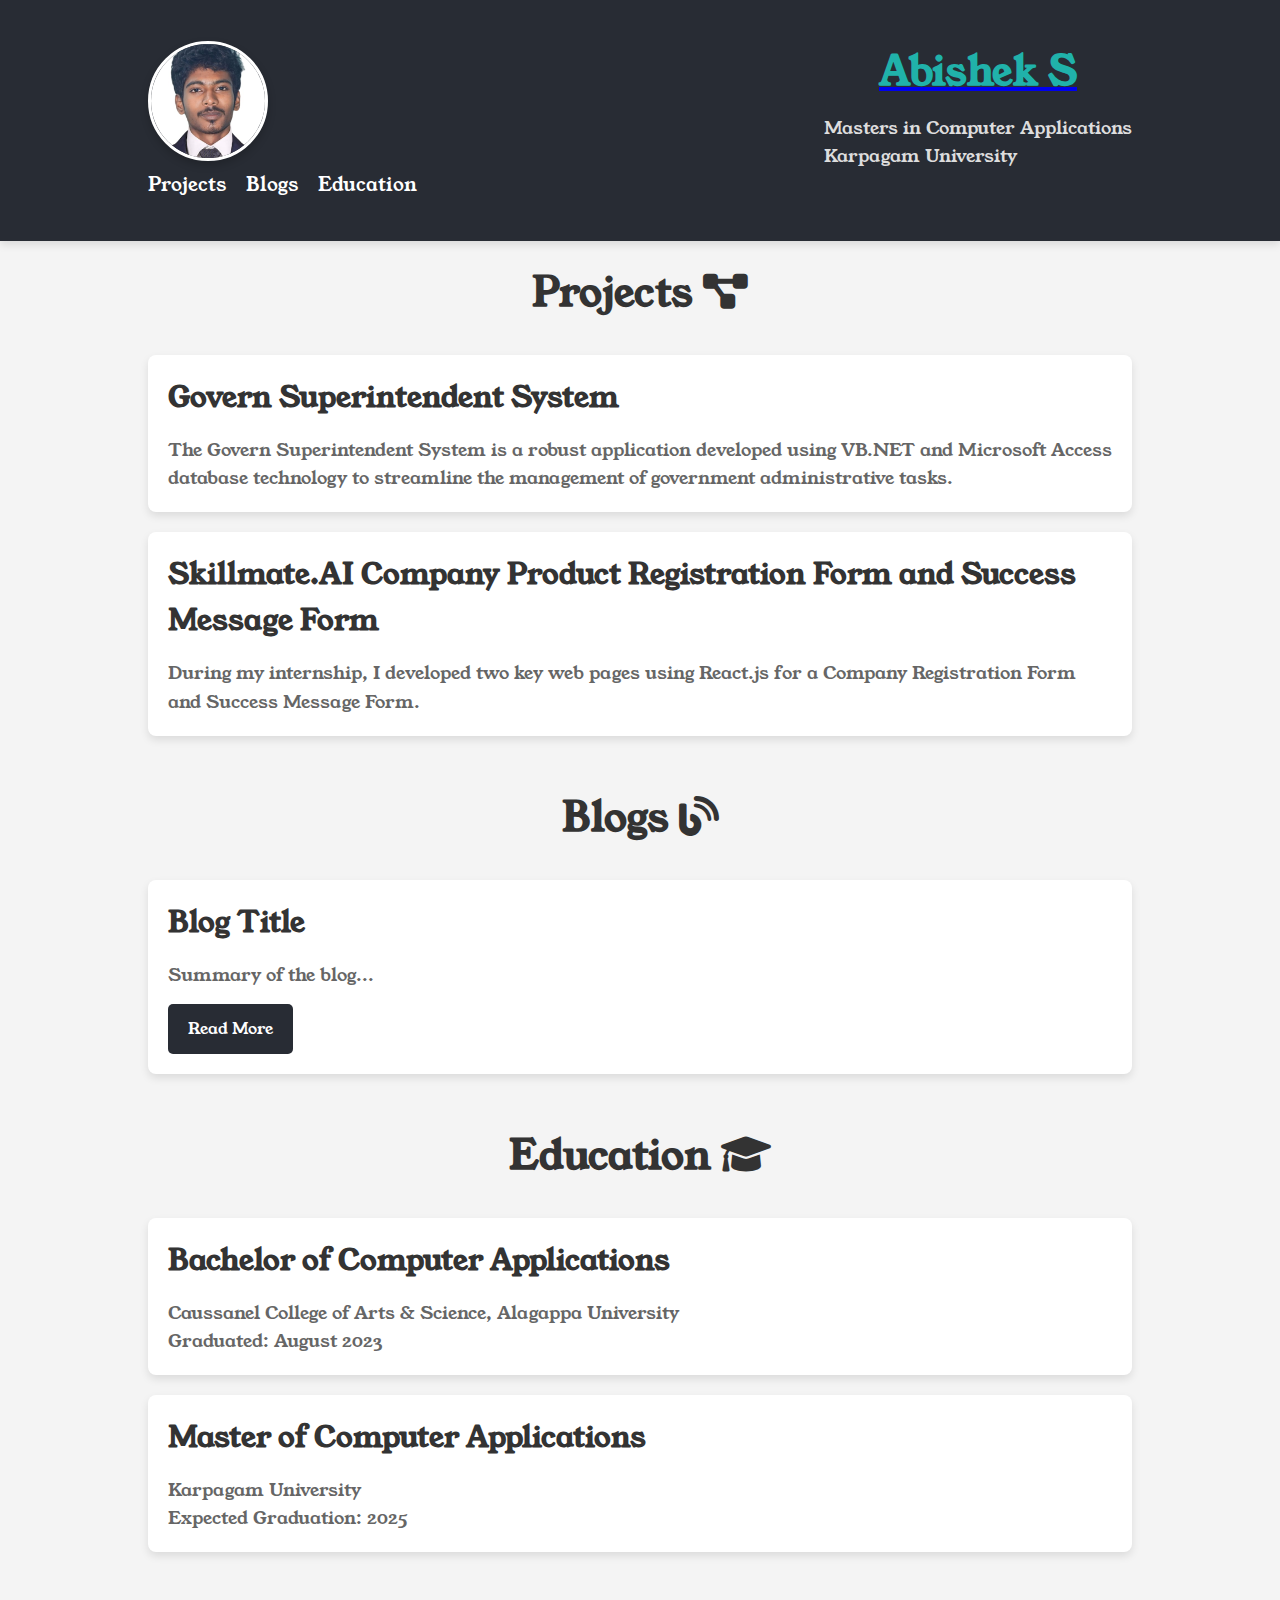
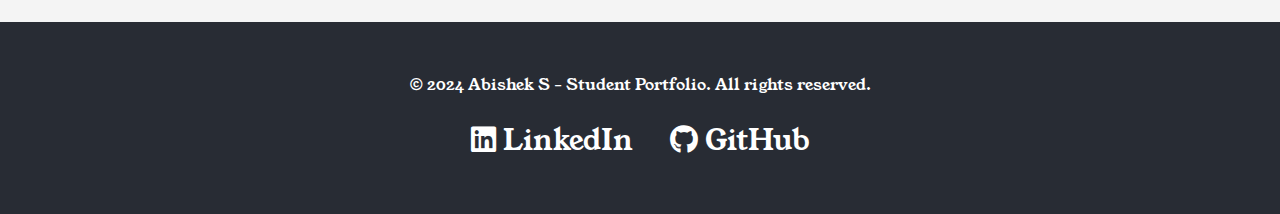
<file: index.html>
<!DOCTYPE html>
<html lang="en">
<head>
    <meta charset="UTF-8">
    <meta name="viewport" content="width=device-width, initial-scale=1.0">
    <title>Abishek S - Student Portfolio</title>
    
    <!-- External CSS Link -->
    <link rel="stylesheet" href="style.css">
    
    <!-- Font Awesome for social icons -->
    <link rel="stylesheet" href="https://cdnjs.cloudflare.com/ajax/libs/font-awesome/6.0.0-beta3/css/all.min.css">
    
    <!-- Google Fonts for styling -->
    <link href="https://fonts.googleapis.com/css2?family=Young+Serif&display=swap" rel="stylesheet">
</head>
<body>
    <header>
        <div class="container">
            <div class="header-content">
                <div class="profile-image">
                    <img src="Asset/Mine.jpg" alt="Abishek S">
                </div>
                <div class="header-text">
                    <a href="contact.html"><h2>Abishek S</h2></a>
                    <p>Masters in Computer Applications</p>
                    <p>Karpagam University</p>
                </div>
            </div>
            <nav>
                <ul>
                    <li><a href="#projects">Projects</a></li>
                    <li><a href="#blogs">Blogs</a></li>
                    <li><a href="#education">Education</a></li>
                </ul>
            </nav>
        </div>
    </header>

    <main class="container">
        <!-- Projects Section -->
        <section id="projects">
            <h2>Projects <i class="fas fa-project-diagram"></i></h2>
            <div class="project-list">
                <!-- Example Project -->
                <div class="card project-item">
                    <h3>Govern Superintendent System</h3>
                    <p>The Govern Superintendent System is a robust application developed using VB.NET and Microsoft Access database technology to streamline the management of government administrative tasks.</p>
                </div>

                <!-- Internship Project -->
                <div class="card project-item">
                    <h3>Skillmate.AI Company Product Registration Form and Success Message Form</h3>
                    <p>During my internship, I developed two key web pages using React.js for a Company Registration Form and Success Message Form.</p>
                </div>
            </div>
        </section>

        <!-- Blogs Section -->
        <section id="blogs">
            <h2>Blogs <i class="fas fa-blog"></i></h2>
            <div class="blog-list">
                <div class="card blog-item">
                    <h3>Blog Title</h3>
                    <p>Summary of the blog...</p>
                    <a href="#" class="btn">Read More</a>
                </div>
            </div>
        </section>

        <!-- Education Section -->
        <section id="education">
            <h2>Education <i class="fas fa-graduation-cap"></i></h2>
            <div class="education-list">
                <div class="card education-item">
                    <h3>Bachelor of Computer Applications</h3>
                    <p>Caussanel College of Arts & Science, Alagappa University</p>
                    <p>Graduated: August 2023</p>
                </div>
                <div class="card education-item">
                    <h3>Master of Computer Applications</h3>
                    <p>Karpagam University</p>
                    <p>Expected Graduation: 2025</p>
                </div>
            </div>
        </section>
    </main>

    <footer>
        <div class="container">
            <p>&copy; 2024 Abishek S - Student Portfolio. All rights reserved.</p>
            <div class="socials">
                <a href="https://www.linkedin.com/in/abishek-s-54a237240/" target="_blank">
                    <i class="fab fa-linkedin"></i> LinkedIn
                </a>
                <a href="https://github.com/AbishekSathiyan" target="_blank">
                    <i class="fab fa-github"></i> GitHub
                </a>
            </div>
        </div>
    </footer>
</body>
</html>
</file>
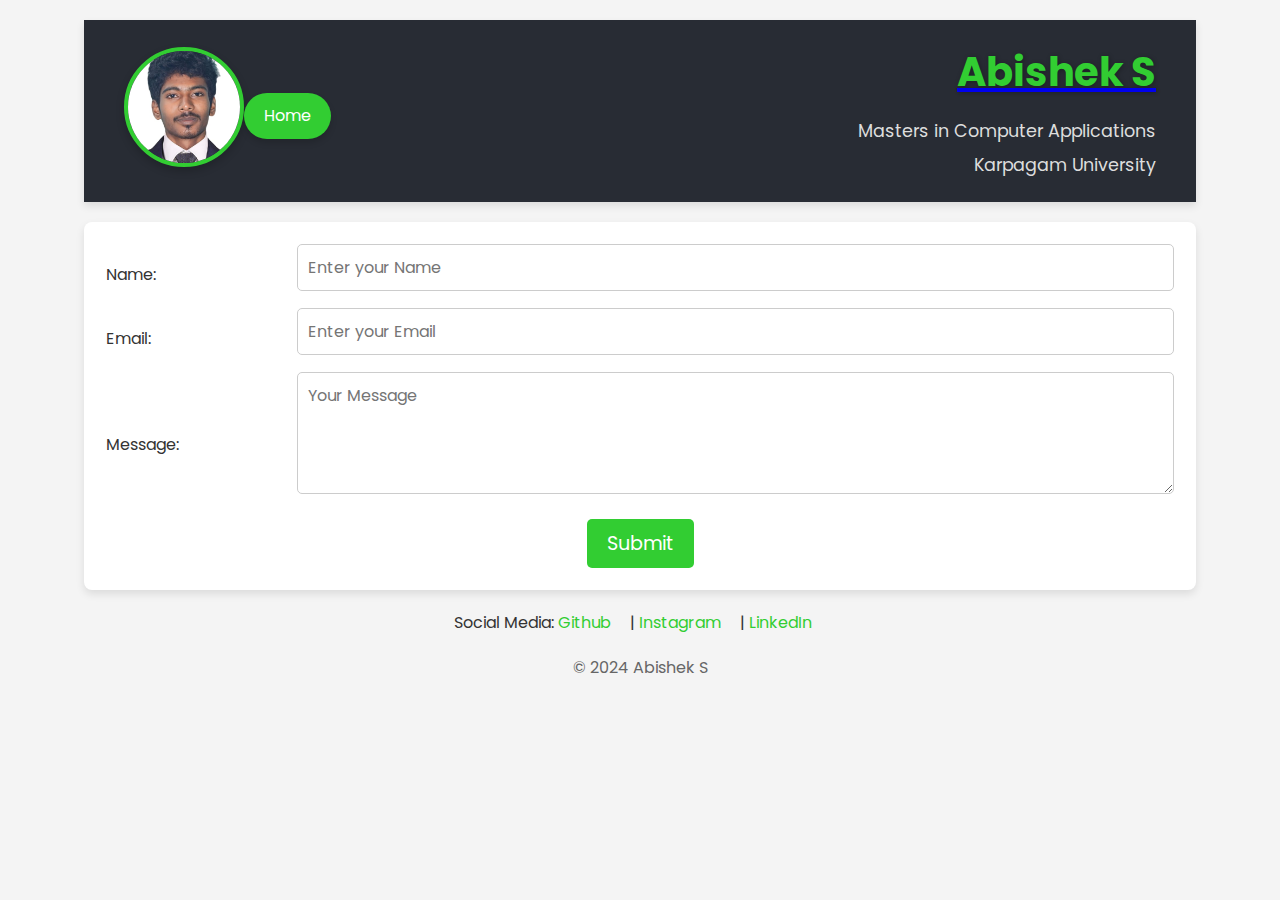
<file: contact.html>
<!DOCTYPE html>
<html lang="en">
<head>
    <meta charset="UTF-8">
    <meta name="viewport" content="width=device-width, initial-scale=1.0">
    <title>Contact | Abishek S</title>
    <link rel="stylesheet" href="contact.css">
    <link rel="preconnect" href="https://fonts.gstatic.com">
    <link href="https://fonts.googleapis.com/css2?family=Poppins:wght@300;400;600;700&display=swap" rel="stylesheet">
</head>
<body>
    <div class="container">
        <header class="header">
            <div class="header-content">
                <div class="profile-section">
                    <div class="profile-image">
                        <img src="Asset/Mine.jpg" alt="Abishek S">
                    </div>
                    <a href="index.html" class="home-button">Home</a>
                </div>                
                <div class="header-text">
                    <a href="index.html">
                        <h2>Abishek S</h2>
                    </a>
                    <p>Masters in Computer Applications</p>
                    <p>Karpagam University</p>
                </div>
            </div>
        </header>

        <!-- Contact Form -->
        <form>
            <table>
                <tr>
                    <td><label for="name">Name:</label></td>
                    <td><input type="text" id="name" name="name" placeholder="Enter your Name" required></td>
                </tr>
                <tr>
                    <td><label for="email">Email:</label></td>
                    <td><input type="email" id="email" name="email" placeholder="Enter your Email" required></td>
                </tr>
                <tr>
                    <td><label for="message">Message:</label></td>
                    <td><textarea id="message" name="message" placeholder="Your Message" rows="4" required></textarea></td>
                </tr>
                <tr>
                    <td colspan="2" style="text-align: center;">
                        <input type="submit" value="Submit">
                    </td>
                </tr>
            </table>
        </form>

        <!-- Social Media Links -->
        <p>Social Media: 
            <a href="https://github.com/AbishekSathiyan" target="_blank">Github</a> | 
            <a href="https://www.instagram.com/entabilogist_abi/?igsh=MXJ0eW03ajQxbXc2aw%3D%3D" target="_blank">Instagram</a> | 
            <a href="https://www.linkedin.com/in/abishek-s-54a237240/" target="_blank">LinkedIn</a>
        </p>

        <!-- Footer -->
        <footer>
            <p>&copy; 2024 Abishek S</p>
        </footer>
    </div>
</body>
</html>
</file>
<file: style.css>
/* Global Styles */
* {
    margin: 0;
    padding: 0;
    box-sizing: border-box;
}

body {
    font-family: 'Young Serif', serif;
    background-color: #f4f4f4;
    color: #333;
    line-height: 1.6;
}

.container {
    width: 80%;
    margin: 0 auto;
    padding: 20px;
}

/* Header */
header {
    background-color: #282c34;
    padding: 20px 0;
    color: white;
    box-shadow: 0 4px 8px rgba(0, 0, 0, 0.1);
}

.header-content {
    display: flex;
    align-items: center;
    justify-content: space-between;
}

.profile-image img {
    width: 120px;
    height: 120px;
    border-radius: 50%;
    object-fit: cover;
    border: 3px solid #fff;
    box-shadow: 0 4px 8px rgba(0, 0, 0, 0.2);
}

.header-text h2 {
    font-size: 2.5rem;
    color: lightseagreen;
    margin-bottom: 10px;
}

.header-text p {
    font-size: 1.1rem;
    color: #ddd;
}

nav ul {
    list-style: none;
    display: flex;
    gap: 20px;
}

nav ul li {
    position: relative;
}

nav ul li a {
    text-decoration: none;
    color: white;
    font-size: 1.2rem;
    transition: color 0.3s;
}

nav ul li a:hover {
    color: #ff6347;
}

nav ul li a:before {
    content: "";
    position: absolute;
    bottom: -5px;
    left: 0;
    width: 0;
    height: 2px;
    background-color: #ff6347;
    transition: width 0.3s;
}

nav ul li a:hover:before {
    width: 100%;
}

/* Main Content */
main {
    padding: 40px 0;
}

h2 {
    font-size: 2.5rem;
    color: #333;
    margin-bottom: 30px;
    text-align: center;
}

section {
    margin-bottom: 50px;
}

.card {
    background-color: #fff;
    padding: 20px;
    margin-bottom: 20px;
    box-shadow: 0 4px 8px rgba(0, 0, 0, 0.1);
    border-radius: 8px;
    transition: transform 0.3s ease, box-shadow 0.3s ease;
}

.card:hover {
    transform: translateY(-10px);
    box-shadow: 0 10px 15px rgba(0, 0, 0, 0.1);
}

.card h3 {
    font-size: 1.8rem;
    margin-bottom: 15px;
}

.card p {
    font-size: 1.1rem;
    color: #666;
}

.card a {
    display: inline-block;
    background-color: #282c34;
    color: white;
    padding: 12px 20px;
    text-decoration: none;
    border-radius: 5px;
    margin-top: 15px;
    transition: background-color 0.3s;
}

.card a:hover {
    background-color: #444;
}

/* Footer */
footer {
    background-color: #282c34;
    color: white;
    padding: 30px 0;
    text-align: center;
    position: relative;
}

footer .socials {
    margin-top: 20px;
}

footer .socials a {
    text-decoration: none;
    color: white;
    font-size: 1.8rem;
    margin: 0 15px;
    transition: color 0.3s ease;
}

footer .socials a:hover {
    color: #ff6347;
}

/* Media Queries */
@media (max-width: 1024px) {
    .header-content {
        flex-direction: column;
        align-items: center;
        text-align: center;
    }

    .profile-image img {
        width: 100px;
        height: 100px;
    }

    nav ul {
        flex-direction: column;
        align-items: center;
        margin-top: 20px;
    }

    nav ul li {
        margin-bottom: 15px;
    }

    h2 {
        font-size: 2rem;
    }

    .card {
        padding: 15px;
    }
}

@media (max-width: 768px) {
    .header-text h2 {
        font-size: 2rem;
    }

    .card h3 {
        font-size: 1.5rem;
    }

    .card p {
        font-size: 1rem;
    }
}

@media (max-width: 480px) {
    .header-content {
        text-align: center;
    }

    nav ul {
        flex-direction: column;
        align-items: center;
    }

    nav ul li {
        margin-bottom: 15px;
    }

    footer .socials a {
        font-size: 1.5rem;
    }
}
</file>
<file: contact.css>
/* Global Styles */
* {
    margin: 0;
    padding: 0;
    box-sizing: border-box;
    font-family: 'Poppins', sans-serif;
}

body {
    background-color: #f4f4f4;
    color: #333;
    line-height: 1.6;
}

.container {
    width: 90%;
    margin: 0 auto;
    padding: 20px;
}

/* Header Styles */
.header {
    background-color: #282c34;
    color: white;
    padding: 20px 40px;
    box-shadow: 0 4px 8px rgba(0, 0, 0, 0.1);
    margin-bottom: 20px;
}

.header-content {
    display: flex;
    align-items: center;
    justify-content: space-between;
}

/* Profile Section */
.profile-section {
    display: flex;
    align-items: center;
}

.profile-image img {
    width: 120px;
    height: 120px;
    border-radius: 50%;
    object-fit: cover;
    border: 4px solid #32CD32;
    box-shadow: 0 4px 8px rgba(0, 0, 0, 0.2);
    transition: transform 0.3s ease;
}

.profile-image img:hover {
    transform: scale(1.1); /* Zoom effect on hover */
}

.home-button {
    margin-top: 10px;
    text-decoration: none;
    background-color: #32CD32;
    color: white;
    padding: 10px 20px;
    border-radius: 25px;
    font-size: 1rem;
    transition: background-color 0.3s ease;
    box-shadow: 0 4px 6px rgba(0, 0, 0, 0.15);
}

.home-button:hover {
    background-color: #28a745;
    transform: translateY(-3px);
    box-shadow: 0 6px 8px rgba(0, 0, 0, 0.2);
}

/* Header Text Styles */
.header-text {
    display: flex;
    flex-direction: column;
    align-items: flex-end;
    text-align: right;
}

.header-text h2 {
    font-size: 2.5rem;
    color: #32CD32;
    font-weight: bold;
    margin-bottom: 10px;
    text-shadow: 1px 1px 5px rgba(0, 0, 0, 0.3);
}

.header-text p {
    font-size: 1.1rem;
    color: #ddd;
    margin: 3px 0;
}

/* Contact Form Styles */
form {
    background-color: white;
    padding: 20px;
    border-radius: 8px;
    box-shadow: 0 4px 8px rgba(0, 0, 0, 0.1);
    margin-bottom: 20px;
}

form table {
    width: 100%;
}

form label {
    font-size: 1rem;
    margin-bottom: 5px;
}

form input[type="text"],
form input[type="email"],
form textarea {
    width: 100%;
    padding: 10px;
    margin-bottom: 15px;
    border: 1px solid #ccc;
    border-radius: 5px;
    font-size: 1rem;
}

form input[type="submit"] {
    background-color: #32CD32;
    color: white;
    padding: 10px 20px;
    border: none;
    border-radius: 5px;
    font-size: 1.2rem;
    cursor: pointer;
    transition: background-color 0.3s ease;
}

form input[type="submit"]:hover {
    background-color: #28a745;
}

/* Social Media Links Styles */
p {
    margin-top: 20px;
    font-size: 1rem;
    text-align: center;
}

p a {
    text-decoration: none;
    color: #32CD32;
    margin-right: 15px;
}

p a:hover {
    color: #28a745;
}

/* Footer Styles */
footer {
    margin-top: 20px;
    text-align: center;
    font-size: 1rem;
    color: #666;
}

/* Responsive Design */
@media (max-width: 768px) {
    .header-content {
        flex-direction: column;
        text-align: center;
    }

    .profile-section {
        margin-bottom: 15px;
    }

    .header-text {
        align-items: center;
        text-align: center;
    }

    .home-button {
        margin-top: 10px;
    }

    form table {
        width: 100%;
    }
}
</file>
